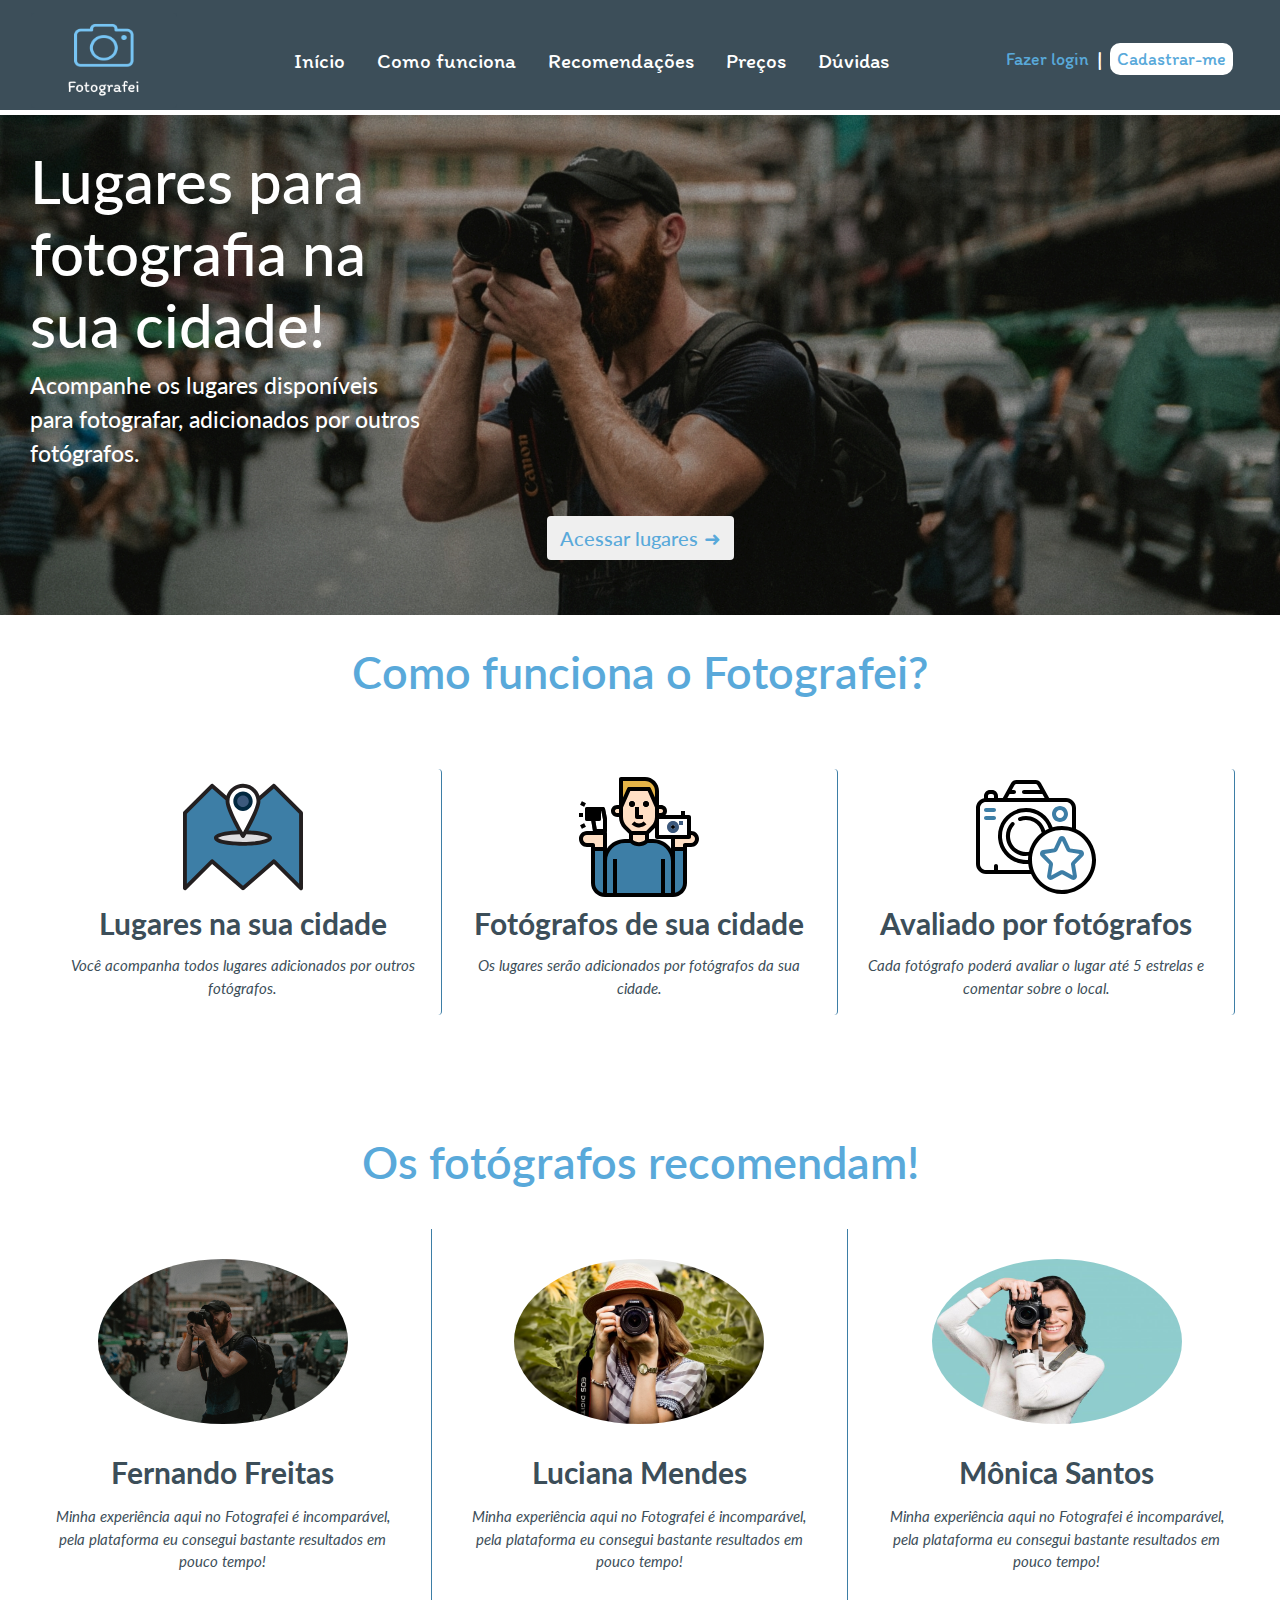
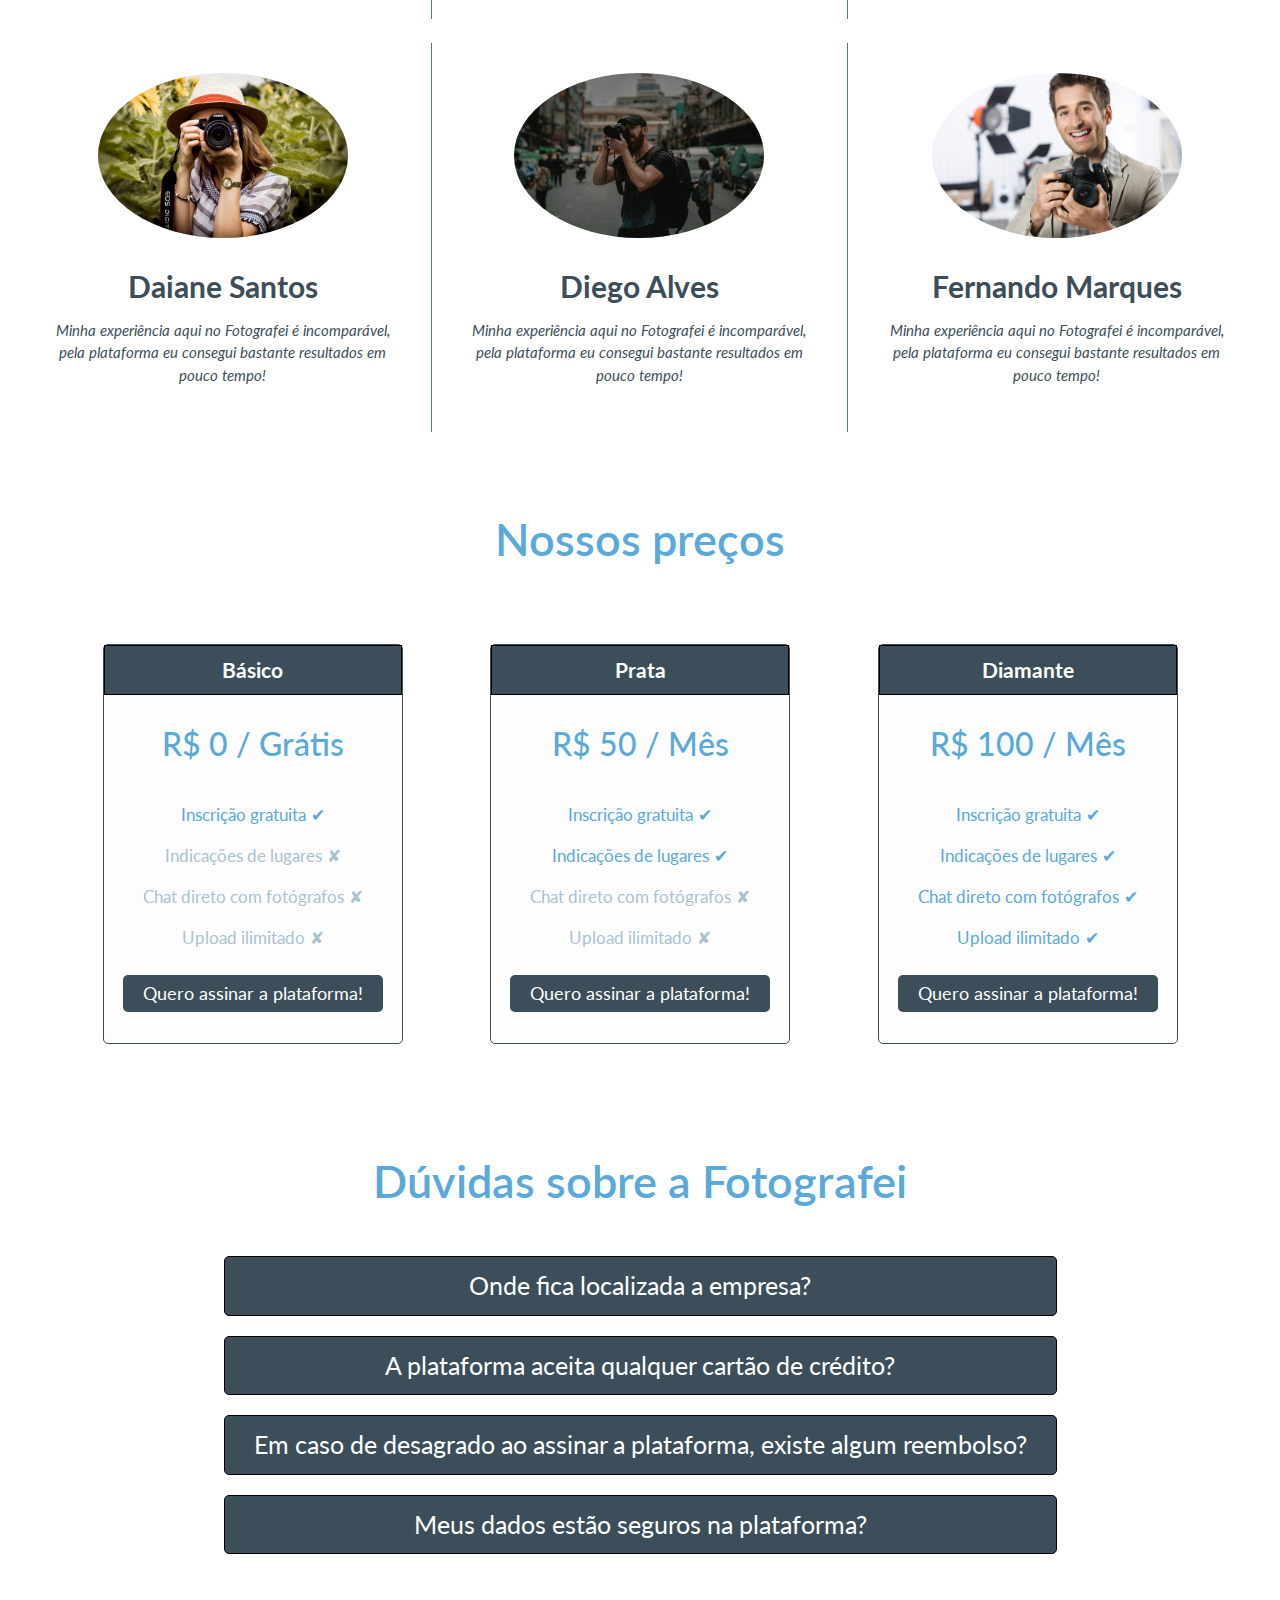
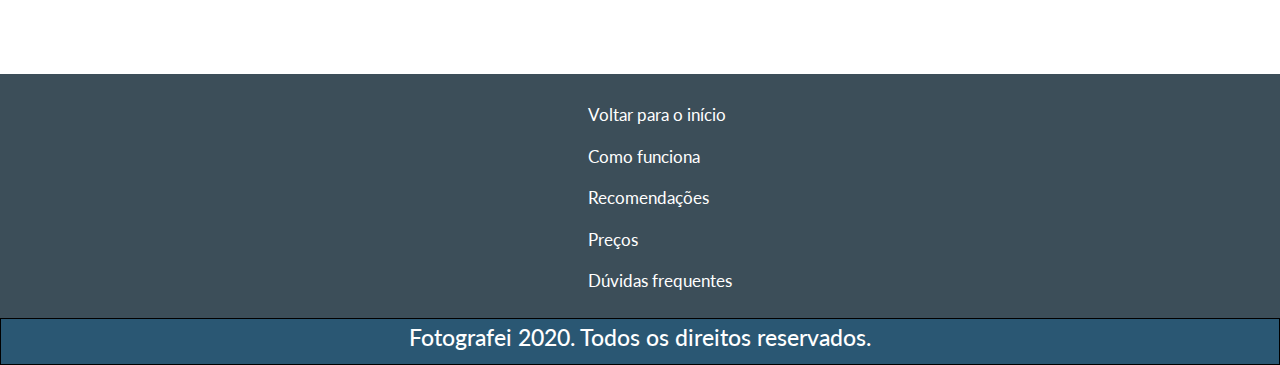
<file: index.html>
<!DOCTYPE html>
<html lang="pt-br">
<head>
    <meta charset="UTF-8">
    <style>
        @import url('https://fonts.googleapis.com/css2?family=Itim&display=swap');
        @import url('https://fonts.googleapis.com/css2?family=Lato:wght@900&display=swap');
        </style>        
    <meta name="viewport" content="width=device-width, initial-scale=1.0">
    <link rel="stylesheet" type="text/css" href="Assets/CSS/bootstrap.min.css">
    <link rel="stylesheet" type="text/css" href="Assets/CSS/style.css">
    <title>Fotografei</title>
</head>
<!----Body ---->
<body>
<!---- Header ---->
    <header id="inicio" class="header d-flex justify-content-between">
        <div class="container-fluid">
            <nav class="navbar nav-scroll navbar-expand-lg navbar-light">
                <div class="logo">
                <a class="navbar-brand">
                    <img src="Assets/Images/header/Logo.png" class="img-logo">
                </a>
                </div>
                <button class="navbar-toggler" type="button" data-toggle="collapse" data-target="#contentHeader" aria-controls="conteudoNavbarSuportado" aria-expanded="false" aria-label="Alterna navegação">
                    <span class="navbar-toggler-icon"></span>
                  </button>
                  <div class="collapse navbar-collapse" id="contentHeader">
                    <ul class="navbar-nav mx-auto ml-3">
                        <li class="nav-item mx-3">
                            <a id="inicio" class="nav-item" href="#">Início</a>
                        </li>
                        <li class="nav-item mx-3">
                            <a class="nav-item" href="#know-how">Como funciona</a>
                        </li>
                        <li class="nav-item mx-3">
                            <a class="nav-item" href="#recomendacoes">Recomendações</a>
                        </li>
                        <li class="nav-item mx-3">
                            <a class="nav-item" href="#precos">Preços</a>
                        </li>
                        <li class="nav-item mx-3">
                            <a class="nav-item" href="#duvidas">Dúvidas</a>
                        </li>
                    </ul>
                      <div class="login-area mx-3">
                      <ul class="navbar-nav navbar-login">
                        <li class="nav-item nav-login">
                          <a class="nav-login" href="login.html">Fazer login</a>
                        </li>
                          <span class="espacador mx-2">|</span>
                          <li class="nav-item nav-cadastro">
                            <a data-toggle="modal" data-target="#ModalCadastrar" class="nav-cadastro" href="#login">Cadastrar-me</a>
                          </li>
                      </ul>
                  </div>
                  </div>
            </nav>
        </div>
    </header>
<!---- Modal Cadastre-se ---->
    <div class="modal fade" id="ModalCadastrar" tabindex="-1" role="dialog" aria-labelledby="exampleModalLabel" aria-hidden="true">
  <div class="modal-dialog" role="document">
    <div class="modal-content modal-content-person">
      <div class="modal-header">
        <h5 class="modal-title" id="exampleModalLabel">Cadastrar-se</h5>

      </div>
      <div class="modal-body">

        <div class="modal-body">
        <span class="span-modal">Nome:</span>
        <input type="text" class="input-name">
      </div>

      <div class="modal-body">
        <span class="span-modal">E-mail:</span>
        <input type="text" class="input-name">
      </div>

      <div class="modal-body">
        <span class="span-modal">Senha:</span>
        <input type="password" class="input-name">
      </div>

      <div class="modal-body">
        <span class="span-modal">Confirmar senha:</span>
        <input type="password" class="input-name">
      </div>

      </div>
      <div class="modal-footer">
        <button type="button" class="btn btn-secondary btn-voltar" data-dismiss="modal">Fechar</button>
        <button type="button" class="btn btn-primary btn-person">Fazer cadastro</button>
      </div>
    </div>
  </div>
</div>
<!---- Section ---->

    <section class="section">
       <div class="img-background img-fluid">
          <div class="texto-banner">
              <h1 class="h1-banner">Lugares para fotografia na sua cidade!</h1>
              <p class="p-banner">Acompanhe os lugares disponíveis para fotografar, adicionados por outros fotógrafos. </p>
          </div>
          <div class="botao-area text-center">
              <button type="button" class="btn botao-banner">Acessar lugares</button>
          </div>
       </div>
    </section>

<!---- Article ---->

    <article class="article" id="know-how">
        <div class="text-top-article">
            <h1 class="h1-top-article">Como funciona o Fotografei?</h1>
        </div>
        <div class="container-fluid">
<!---- Cards ---->

                <div class="cards-content-area col-12">

<!---- Primeiro card ---->

                    <div class="card col-xl-4 col-lg-4 col-md-12">
                        <div class="img-card py-2">
                            <img src="Assets/Images/article/mapa-icone.svg" class="img-card-icon">
                        </div>
                        <div class="title-card">
                            <h1 class="h1-title-card">Lugares na sua cidade</h1>
                        </div>
                        <div class="sub-title-card">
                            <p class="p-sub-title-card">Você acompanha todos lugares adicionados
                                por outros fotógrafos.
                            </p>
                        </div>
                    </div>

<!---- Segundo card ---->

                    <div class="card col-xl-4 col-lg-4 col-md-12">
                        <div class="img-card py-2">
                            <img src="Assets/Images/article/celular-icone.svg" class="img-card-icon">
                        </div>
                        <div class="title-card">
                            <h1 class="h1-title-card">Fotógrafos de sua cidade</h1>
                        </div>
                        <div class="sub-title-card">
                            <p class="p-sub-title-card">Os lugares serão adicionados por fotógrafos da sua cidade.
                            </p>
                        </div>
                    </div>

<!---- Terceiro card ---->

                    <div class="card col-xl-4 col-lg-4 col-md-12">
                        <div class="img-card py-2">
                            <img src="Assets/Images/article/fotografia-icone.svg" class="img-card-icon">
                        </div>
                        <div class="title-card">
                            <h1 class="h1-title-card">Avaliado por fotógrafos</h1>
                        </div>
                        <div class="sub-title-card">
                            <p class="p-sub-title-card">Cada fotógrafo poderá avaliar o lugar até 5 estrelas e comentar
                                sobre o local.
                            </p>
                        </div>
                    </div>     
                </div>
                </div>
    </article>

<!---- Main ---->

<main class="main" id="recomendacoes">
   <div class="container-fluid">
    <div class="text-top-depoimentos">
        <h1 class="h1-top-depoimentos">Os fotógrafos recomendam!</h1>
    </div>
<!---- Cards depoimentos ---->

               <div class="container-depoimentos container-fluid col-12">
                <div class="row">

                   <div class="card-depoimentos col-xl-4 col-lg-4 col-md-12">
                    <div class="img-card-depoimentos">
                        <img class="img-depoimentos" src="Assets/Images/main/fotografo1.jpg" alt="fotografo">
                    </div>
                    <div class="name-card-depoimentos">
                      <h1 class="h1-nome-depoimentos">Fernando Freitas</h1>
                      <p class="p-nome-depoimentos">Minha experiência aqui no Fotografei é incomparável, pela plataforma eu consegui bastante resultados em pouco tempo!</p>
                    </div>
                   </div>
                    <div class="card-depoimentos col-xl-4 col-lg-4 col-md-12">

                    <div class="img-card-depoimentos">
                        <img class="img-depoimentos" src="Assets/Images/main/fotografo2.jpg" alt="fotografo">
                    </div>
                    <div class="name-card-depoimentos">
                      <h1 class="h1-nome-depoimentos">Luciana Mendes</h1>
                      <p class="p-nome-depoimentos">Minha experiência aqui no Fotografei é incomparável, pela plataforma eu consegui bastante resultados em pouco tempo!</p>
                    </div>
                   </div>
                   <div class="card-depoimentos border-right-none col-xl-4 col-lg-4 col-md-12">

                     <div class="img-card-depoimentos">
                        <img class="img-depoimentos" src="Assets/Images/main/fotografo3.jpg" alt="fotografo">
                    </div>
                    <div class="name-card-depoimentos">
                      <h1 class="h1-nome-depoimentos">Mônica Santos</h1>
                      <p class="p-nome-depoimentos">Minha experiência aqui no Fotografei é incomparável, pela plataforma eu consegui bastante resultados em pouco tempo!</p>
                    </div>

                   </div>
<!---- 2º coluna dos cards ---->

                    <div class="card-depoimentos mt-4 col-xl-4 col-lg-4 col-md-12">
                     <div class="img-card-depoimentos">
                        <img class="img-depoimentos" src="Assets/Images/main/fotografo2.jpg" alt="fotografo">
                    </div>
                    <div class="name-card-depoimentos">
                      <h1 class="h1-nome-depoimentos">Daiane Santos</h1>
                      <p class="p-nome-depoimentos">Minha experiência aqui no Fotografei é incomparável, pela plataforma eu consegui bastante resultados em pouco tempo!</p>
                    </div>
                   </div>

                   <div class="card-depoimentos mt-4 col-xl-4 col-lg-4 col-md-12">
                    <div class="img-card-depoimentos">
                       <img class="img-depoimentos" src="Assets/Images/main/fotografo1.jpg" alt="fotografo">
                   </div>
                   <div class="name-card-depoimentos">
                     <h1 class="h1-nome-depoimentos">Diego Alves</h1>
                     <p class="p-nome-depoimentos">Minha experiência aqui no Fotografei é incomparável, pela plataforma eu consegui bastante resultados em pouco tempo!</p>
                   </div>
                  </div>

                  <div class="card-depoimentos border-right-none mt-4 col-xl-4 col-lg-4 col-md-12">
                    <div class="img-card-depoimentos">
                       <img class="img-depoimentos" src="Assets/Images/main/fotografo4.jpg" alt="fotografo">
                   </div>
                   <div class="name-card-depoimentos">
                     <h1 class="h1-nome-depoimentos">Fernando Marques</h1>
                     <p class="p-nome-depoimentos">Minha experiência aqui no Fotografei é incomparável, pela plataforma eu consegui bastante resultados em pouco tempo!</p>
                   </div>
                  </div>
               </div>
               </div>
   </div>
</main>
<!---- 2º Section ---->
<section class="section-preco" id="precos">
  <div class="container-fluid">

<!---- Text top ---->
    <div class="text-top-precos text-center">
      <h1 class="h1-top-precos">Nossos preços</h1>
    </div>
<!---- Content preços ---->
<div class="preco-content">
<!---- Preços ---->
    <div class="card-preco-content">
    <div class="card-preco">
      <div class="card-plano-titulo">
        <span class="plano-texto">Básico</span>
      </div>
      <div class="card-plano-preco text-center">
        <h1 class="h1-card-preco">R$ 0 / Grátis</h1>
      </div>
<!---- Características ---->
            <div class="card-plano-caracter-content">
      <div class="card-plano-caracter text-center">
        <p class="plano-caracter-text ativo">Inscrição gratuita</p>
        <p class="plano-caracter-text desativado">Indicações de lugares</p>
        <p class="plano-caracter-text desativado">Chat direto com fotógrafos</p>
        <p class="plano-caracter-text desativado">Upload ilimitado</p>
      </div>
    </div>
    <div class="plano-caracter-botao text-center">
      <button data-toggle="modal" data-target="#ModalCadastrar" type="button" class="botao-plano">Quero assinar a plataforma!</button>
    </div>
    </div>

<!---- 2º Card ---->
        <div class="card-preco card-margin-left">
      <div class="card-plano-titulo">
        <span class="plano-texto">Prata</span>
      </div>
      <div class="card-plano-preco text-center">
        <h1 class="h1-card-preco">R$ 50 / Mês</h1>
      </div>
<!---- Características ---->
            <div class="card-plano-caracter-content">
      <div class="card-plano-caracter text-center">
        <p class="plano-caracter-text ativo">Inscrição gratuita</p>
        <p class="plano-caracter-text ativo">Indicações de lugares</p>
        <p class="plano-caracter-text desativado">Chat direto com fotógrafos</p>
        <p class="plano-caracter-text desativado">Upload ilimitado</p>
      </div>
    </div>
    <div class="plano-caracter-botao text-center">
      <button data-toggle="modal" data-target="#ModalCadastrar" type="button" class="botao-plano">Quero assinar a plataforma!</button>
    </div>
    </div>

    <!---- 3º Card ---->
        <div class="card-preco card-margin-left">
      <div class="card-plano-titulo">
        <span class="plano-texto">Diamante</span>
      </div>
      <div class="card-plano-preco text-center">
        <h1 class="h1-card-preco">R$ 100 / Mês</h1>
      </div>
<!---- Características ---->
            <div class="card-plano-caracter-content">
      <div class="card-plano-caracter text-center">
        <p class="plano-caracter-text ativo">Inscrição gratuita</p>
        <p class="plano-caracter-text ativo">Indicações de lugares</p>
        <p class="plano-caracter-text ativo">Chat direto com fotógrafos</p>
        <p class="plano-caracter-text ativo">Upload ilimitado</p>
      </div>
    </div>
    <div class="plano-caracter-botao text-center">
      <button data-toggle="modal" data-target="#ModalCadastrar" type="button" class="botao-plano">Quero assinar a plataforma!</button>
    </div>
    </div>
    </div>
</div>
  </div>
</section>
<!---- 3º Section ---->
<section class="section-duvida scroll" id="duvidas">
  <div class="container-fluid">
    <div class="text-top-duvida text-center">
      <h1 class="h1-top-duvida">Dúvidas sobre a Fotografei</h1>
    </div>
    <div class="duvida-area">
<!---- 1º Dúvida ---->
      <div class="duvida-content">
        <div class="duvida-pergunta" data-toggle="collapse" href="#collapse-um" role="button" aria-expanded="false" aria-controls="collapseExample">
          <span class="span-pergunta">Onde fica localizada a empresa?</span>
        </div>
        <div class="duvida-resposta collapse"  id="collapse-um">
          <span class="span-resposta">A empresa fica localizada no <span class="span-personalizado">Norte</span> de <span class="span-personalizado">Cachoeira do Sul</span>, ao lado do Shopping OGX Games.</span>
        </div>
      </div>

      <!---- 2º Dúvida ---->
      <div class="duvida-content">
        <div class="duvida-pergunta" data-toggle="collapse" href="#collapse-dois" role="button" aria-expanded="false" aria-controls="collapseExample">
          <span class="span-pergunta">A plataforma aceita qualquer cartão de crédito?</span>
        </div>
        <div class="duvida-resposta collapse"  id="collapse-dois">
          <span class="span-resposta">É aceito <span class="span-personalizado">qualquer</span> cartão de crédito. Em Janeiro de 2021, será aceito como novidade o cartão <span class="span-personalizado">Caixa Tem</span> e o <span class="span-personalizado">NuBank</span>.</span>
        </div>
      </div>

        <!---- 3º Dúvida ---->
      <div class="duvida-content">
        <div class="duvida-pergunta" data-toggle="collapse" href="#collapse-tres" role="button" aria-expanded="false" aria-controls="collapseExample">
          <span class="span-pergunta">Em caso de desagrado ao assinar a plataforma, existe algum reembolso?</span>
        </div>
        <div class="duvida-resposta collapse"  id="collapse-tres">
          <span class="span-resposta">O reembolso ficará disponível até os <span class="span-personalizado">primeiros 30 dias</span> após assinar nossa plataforma.</span>
        </div>
      </div>

       <!---- 3º Dúvida ---->
      <div class="duvida-content">
        <div class="duvida-pergunta" data-toggle="collapse" href="#collapse-quatro" role="button" aria-expanded="false" aria-controls="collapseExample">
          <span class="span-pergunta">Meus dados estão seguros na plataforma?</span>
        </div>
        <div class="duvida-resposta collapse"  id="collapse-quatro">
          <span class="span-resposta">Sim, todos os dados estão criptografados e na plataforma tem o <span class="span-personalizado">certificado SSL</span>.</span>
        </div>
      </div>
    </div>
  </div>
</section>
<!---- Footer ---->
  <footer class="footer">
    <div class="menu-footer">
      <ul class="ul-footer mr-auto">
        <li class="li-footer"><a href="#inicio">Voltar para o início</a></li>
        <li class="li-footer"><a href="#know-how">Como funciona</a></li>
        <li class="li-footer"><a href="#recomendacoes">Recomendações</a></li>
        <li class="li-footer"><a href="#precos">Preços</a></li>
        <li class="li-footer"><a href="#duvidas">Dúvidas frequentes</a></li>
      </ul>
    </div>
    <div class="text-footer">
      <h1 class="h1-footer">Fotografei 2020. Todos os direitos reservados.</h1>
    </div>
  </footer>
<!---- Scripts ---->
    <script type="text/javascript" src="Assets/JS/jquery-3.1.1.min.js"></script>
    <script type="text/javascript" src="Assets/JS/scroll-suave.js"></script>
    <script type="text/javascript" src="Assets/JS/bootstrap.min.js"></script>
    <script type="text/javascript" src="Assets/JS/popper.min.js"></script>
</body>
</html>
</file>
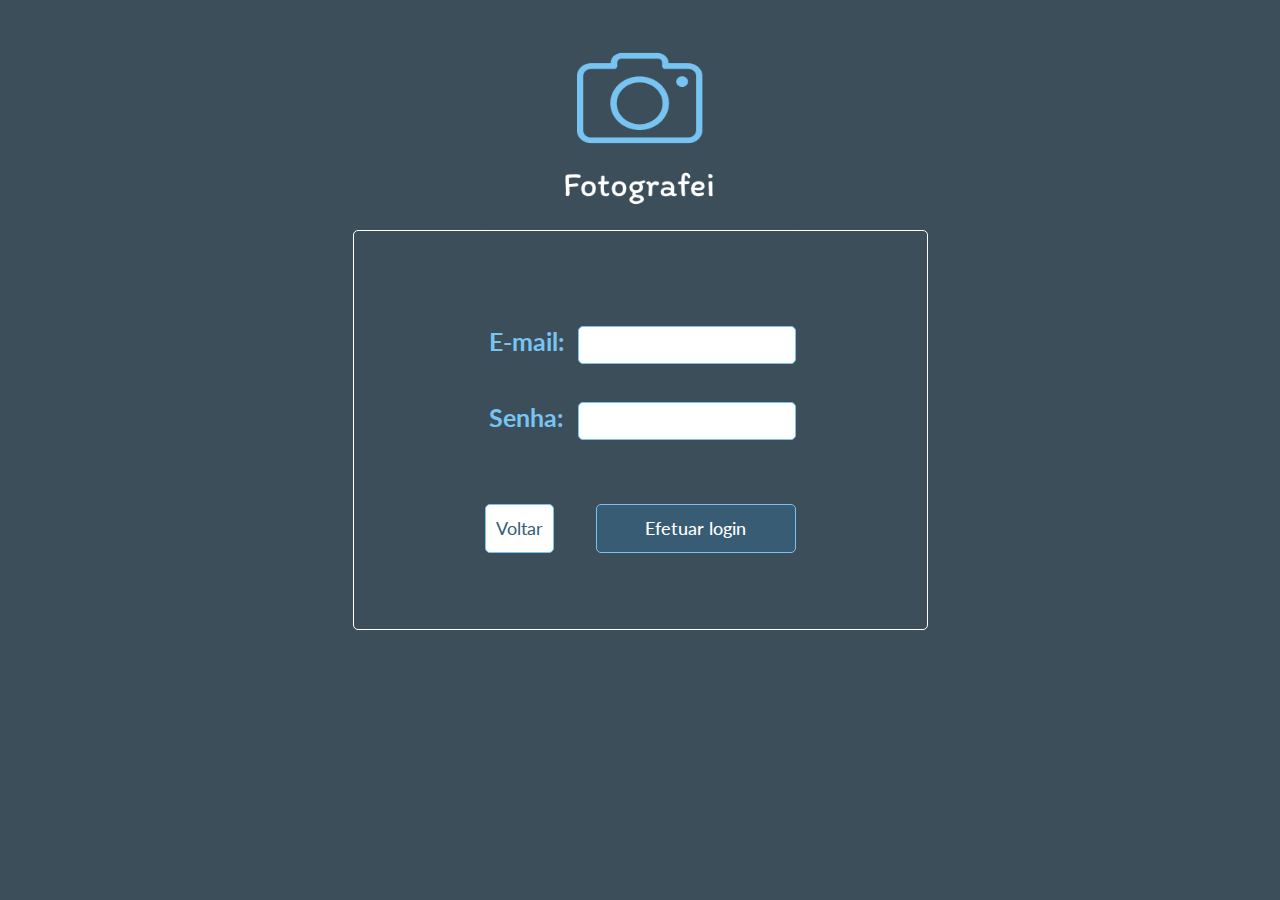
<file: login.html>
<!DOCTYPE html>
<html lang="pt-br">
<head>
    <meta charset="UTF-8">
    <style>
        @import url('https://fonts.googleapis.com/css2?family=Lato:wght@900&display=swap');
        </style>        
    <meta name="viewport" content="width=device-width, initial-scale=1.0">
    <link rel="stylesheet" type="text/css" href="Assets/CSS/bootstrap.min.css">
    <link rel="stylesheet" type="text/css" href="Assets/CSS/login.css">
    <title>Login Fotografei</title>
</head>
<body>
	<div class="container-fluid container-align">
		<div class="logo">
			<img src="Assets/Images/header/Logo.png" class="logo-img img-fluid">
		</div>
		<div class="login-area">
			<div class="email-content">
				<h1 class="h1-email">E-mail:</h1>
				<input type="text" class="input-email">
			</div>
			<div class="senha-content">
				<h1 class="h1-senha">Senha:</h1>
				<input type="text" class="input-senha">
			</div>
			<div class="botao-area">
				<div class="botao-voltar">
					<button class="btn-voltar" type="button" href="index.html">
						<a href="index.html">Voltar</a>
					</button>
				</div>
				<div class="botao-login">
					<button class="btn-login" type="button">
						Efetuar login
					</button>
				</div>
			</div>
		</div>
	</div>
</body>
</html>
</file>
<file: Assets/CSS/style.css>
html {
   scroll-behavior: smooth;
}
body {
    margin: 0;
    padding: 0;
    box-sizing: border-box;
}

/*** Header ***/

header {
    background-color: #DDD;
    font-family: 'Itim', cursive;
    height: 110px;
    background-color: #3C4E59;
}
.img-logo {
    height: 95px!important;
}
.c1 {
    color:#022840;
}
.c2 {
    color:#3C4E59;
}
.c3 {
    color:#0E7373;
}
.c4 {
    color:#F26444;
}
.c5 {
    color:#F2F2F2;
}
.nav-item a {
    font-size: 21px;
    color: #FFF;
    font-weight: 500;
    transition: all  1s;
}
.nav-item a:hover {
    text-decoration: none;
    color: #3D7EA6;
}
.nav-login a,
.nav-cadastro a{
    color: #59a9da;
    font-size: 18px;
    font-weight:500;
}
.espacador {
    font-weight: 500;
    color: #FFF;
    font-size: 19px;
}
.nav-cadastro a {
    background-color: #fff;
    padding: 5px 7px 5px 7px;
    border-radius: 10px;
}
.nav-cadastro a:hover {
    background-color: #3D7EA6;
    color: #FFF;
}
.modal-content-person {
    background-color:#3C4E59;
    font-family: 'Lato', sans-serif; 
    height: auto;
}
.modal-header {
    font-family: 'Lato', sans-serif;
    color:#FFF;
    justify-content: center;
}
.modal-title {
    text-align: center;
    font-size: 30px;
}
.modal-body {
    padding: 25px;
    display: flex;
    align-items: flex-start;
    flex-direction: column;
    justify-content: center;
    align-items: center;
}
.span-modal {
    font-size: 20px;
    color:#FFF;
}
.input-name {
    border:1px solid #59a9da;
    border-radius: 5px;
    padding: 5px 10px 5px 10px;
    font-size: 17px;
    color: #59a9da;
    margin-top: 10px;
    width: 220px;
}
.btn-person {
    font-size:18px;
    background-color: #375C73;
    border:1px solid #77C4F3;
    text-align: center;
}
.btn-voltar {
    background-color: #FFF;
    color: #375C73;
    border:1px solid #77C4F3;
    text-align: center;
}
.btn-person:hover {
    background-color: #375C73;
    border:1px solid #77C4F3;
}
.btn-voltar:hover {
    background-color: #FFF;
    color: #375C73;
    border:1px solid #77C4F3;
}

/*** Section ***/

.section {
    height: 500px;
    margin-top: 5px;
    font-family: 'Lato', sans-serif;
}
.img-background {
    background-image: url('../Images/section/banner.jpg');
    background-size: cover;
    background-position: center;
    background-repeat: no-repeat;
    height: 500px;
    width: 100%;
}
.texto-banner {
   width: 450px;
   font-weight: 500;
   color: #FFF;
   padding: 30px;
}
.h1-banner {
    font-size: 60px;
}
.p-banner {
    font-size: 22.5px;
    font-weight: 500;
}
.botao-banner {
    color: #59a9da;
    font-weight: 500;
    font-size: 20px;
    transition: all 1s;
}
.botao-banner:hover {
    background-color: #3D7EA6;
    color: #FFF;
}
.botao-banner::after {
    content: '➜';
    margin-left: 6px;
}

/*** Article ***/

.article {
    height: auto;
    margin-top:30px;
    font-family: 'Lato', sans-serif;
}
.text-top-article {
    text-align: center;
    margin-top: 10px;
}
.h1-top-article,
.h1-top-depoimentos {
    font-size: 45px;
    color: #59a9da;
    font-weight: 600;
}
.cards-content-area {
    margin-top: 40px;
    display: flex;
    flex-wrap: wrap;
    padding: 30px;
}
.card {
    max-width: 1000px;
    max-height: 400px;
    text-align: center!important;
    border: none;
    border-right: 1px solid #3D7EA6;
}
.img-card-icon {
    width: 120px;
}
.h1-title-card,
.h1-nome-depoimentos {
    font-size: 30px;
    font-weight: bold;
    color: #3C4E59;
}
.p-sub-title-card,
.p-nome-depoimentos {
    font-style: italic;
    text-align: unset;
    margin-top: 5px;
    font-size: 15px;
    color: #3C4E59;
}

/*** Main ***/

.main {
    height: auto;
    margin-top: 80px;
    font-family: 'Lato', sans-serif;
}
.text-top-depoimentos {
    padding-top: 10px;
    text-align: center;
}
.container-depoimentos {
    margin-top: 40px;
}
.card-depoimentos {
    max-width: 1000px;
    max-height: 400px;
    text-align: center!important;
    border-right: 1px solid #3D7EA6;
    padding: 30px;
}
.border-right-none {
    border-right:none;
}
.img-card-depoimentos {
    text-align: center;
}
.img-depoimentos {
    width: 250px;
    max-width: 1000px;
    max-height: 165px;
    border-radius: 100%;
}
.name-card-depoimentos {
    margin-top: 30px;
}
.p-nome-depoimentos {
    margin-top: 15px;
}
/*** 2º Section ***/
.section-preco {
    height: auto;
    margin-top: 80px;
    font-family: 'Lato', sans-serif;
}
.h1-top-precos {
    font-size: 45px;
    color: #59a9da;
    font-weight: 600;
}
/*** Card ***/
.preco-content {
    padding: 30px;
}
.card-preco-content {
    display: flex;
    justify-content: space-evenly;
    align-items: center;
    margin-top: 40px;
}
.card-plano-caracter-content {
    margin-top: 40px;
}
.card-preco {
    height: 400px;
    background-color: #fdfdfd;
    width: 300px;
    border: 1px solid #3C4E59;
    border-radius: 5px;
}
.card-plano-titulo {
    height: 50px;
    background-color: #3C4E59;
    width: 100%!important;
    border:1px solid #000;
    display: flex;
    justify-content: center;
    align-items: center;
}
.plano-texto {
    color: #FFF;
    font-size: 21px;
    font-weight: bold;
}
.card-plano-preco {
    margin-top: 30px;
}
.h1-card-preco {
    font-size: 32px;
    color: #59a9da;
}
.card-margin-left {
    margin-left: 30px;
}
.plano-caracter-text {
    font-size: 16.5px;
}
.ativo {
    /*color: #35a5e9;*/
    color:#59a9da;
}
.desativado {
    color: #a9c2d0;
}
.ativo::after {
    content: '✔';
    margin-left: 5px;
}
.desativado::after {
    content:'✘';
    margin-left: 5px;
}
.plano-caracter-botao {
    margin-top: 25px;
}
.botao-plano {
    background-color: #3C4E59;
    border:none;
    border-radius: 5px;
    color: #FFF;
    font-size: 18px;
    padding: 5px 20px 5px 20px;
    cursor: pointer;
    transition: all 1s;
}
.botao-plano:hover {
    background-color: #5f7786;
}
/*** 3º Section ***/
.section-duvida {
    height: auto;
    margin-top: 80px;
    background-color: #FFF;
    font-family: 'Lato', sans-serif;
}
.h1-top-duvida {
    font-size: 45px;
    color: #59a9da;
    font-weight: 600;
}
.duvida-area {
    padding: 30px;
    display: flex;
    align-items: center;
    flex-direction: column;
    justify-content: center;
}
/*** Dúvidas ***/
.duvida-content {
    height: auto;
    margin:10px 0px 10px 0px;
    width: 70%;
}
.duvida-pergunta {
    height: auto;
    background-color: #3C4E59;
    border-radius: 5px;
    padding:10px;
    text-align: center;
    cursor: pointer;
    transition: all 1s;
    border:1px solid #000;
}
.duvida-pergunta:hover {
    background-color: #5f7786;
}
.span-pergunta {
    font-size: 25px;
    color: #FFF;
}
.duvida-resposta {
    padding: 15px;
    background-color: #5f7786;
    height: auto;
    transition:all ease 0.5s;
}
.span-resposta {
    color: #FFF;
    font-size: 20px;
    text-align: center;
}
.span-personalizado {
    color:#59a9da;
}
/*** Footer ***/
.footer {
    height:auto;
    background-color: #3C4E59;
    margin-top: 80px;
    font-family: 'Lato', sans-serif;
    display: flex;
    flex-direction: column;
    align-items: center;
    justify-content: center;
    
}
.ul-footer {
    display: flex;
    flex-direction: column;
    list-style: none;
    transition: all 1s;
    margin-top: 20px;
}
.li-footer {
    padding:8px;
    font-size: 17px;
}
.li-footer a {
    color: #FFF!important;
}
.li-footer:hover {
    color: #3D7EA6;
}
.li-footer a:hover {
    text-decoration: none!important;
}
.text-footer {
    display: flex;
    align-items: center;
    justify-content: center;
    width: 100%;
    background-color: #2A5773;
    border: 1px solid #000;
    padding: 5px 5px;
}
.h1-footer {
    font-size: 23px;
    color: #FFF;
}
/*** Responsivo ***/

@media screen and (max-width:1024px) {

    .nav-item a {
        font-size: 16.5px;
    }
}

@media screen and (max-width:992px) {
    .navbar-light .navbar-toggler {
        color: rgb(188 55 55 / 50%);
        border-color: #2f8fe1;
    }
    .navbar-toggler {
        background-color: #2f8fe1;
    }
    header {
        height: auto;
    }
    .espacador {
        display: none;
    }
    .nav-item {
        margin:7px 0px 5px 0px;
    }
    .nav-item a { 
        font-size: 18px;
    }
    .nav-login a,
    .nav-cadastro a {
        color: ;
        margin-top: 20px;
    }
    .navbar-nav {
        border-top: 1px solid #022840;
        width: 100%!important;
    }
    .navbar-login {
        border-top:none!important;
    }
    .card {
        border: none;
    }
    .card-depoimentos {
        border:none;
    }
}
@media screen and (max-width:780px) {

    .card-preco-content {
        display: flex;
        flex-direction: column;
        justify-content: center;
        align-items: center;
    }
    .card-margin-left {
        margin-left: unset;
    }
    .card-preco {
        width: 100%!important;
        margin-top: 30px;
        margin-bottom: 30px;
    }
    .duvida-content {
        width: 100%;
        max-width: unset!important;
        height: auto;
        margin:10px 0px 10px 0px;
    }
    .duvida-pergunta {
        height: auto;
    }
    .span-pergunta {
        font-size: 27px;
    }
    .span-resposta {
        font-size: 21px;
    }
    .h1-footer {
       text-align: center;
       font-size: 20px;
    }
    .li-footer {
        font-size: 15px;
    }

}
@media screen and (max-width:425px) {

    .section {
        height: auto;
    }
    .h1-banner {
        font-size: 27px;
    }
    .h1-top-article,
    .h1-top-depoimentos {
        font-size: 45px;
    }
    .p-banner {
        margin-top: 10px;
        font-size: 16px;
    }
    .texto-banner {
        width: 320px;
    }
    .img-background {
        height: 360px;
    }
    .botao-area {
        text-align: unset;
        padding: 30px;
    }
    .botao-banner {
        font-size: 17px;
    }
    .article {
        margin-top: 0px;
    }
    .section {
        height: 430px;
    }
    .card {
        margin:25px 0px 25px 0px;
    }
    .img-card {
        margin-bottom: 10px;
    }
    .text-top-article {
        margin-top: 0px;
    }
    .cards-content-area {
        margin-top: 5px;
    }
    .h1-footer {
        font-size: 20px;
    }
    .span-pergunta {
        font-size: 23px;
    }
    .span-resposta {
        font-size: 20px;
    }
}
@media screen and (max-width:362px) {
    
    .img-logo {
        height: 65px!important;
    }
    .botao-plano {
        margin: 0px 10px 0px 10px;
        font-size: 15.5px;
    }
    .h1-top-article, .h1-top-depoimentos, .h1-top-duvida {
        font-size: 37px;
    }
    .img-depoimentos {
        width: 200px;
    }
    .duvida-pergunta {
        text-align: unset;
    }
    .span-pergunta {
        font-size: 20.5px;
    }
    .span-resposta {
        font-size: 15.5px;
    }
}
</file>
<file: Assets/CSS/login.css>
* {
	box-sizing: border-box;
}
body {
	background-color: #3C4E59;
	font-family:'Lato', sans-serif, Arial, Helvetica;
}

/**** Início do body ****/
.container-align {
	display: flex;
	flex-direction: column;
	justify-content: center;
	align-items: center;
}
.logo {
	margin-top:30px;
}
.logo-img {
	height: 200px;
}
.login-area {
	display: flex;
	justify-content: center;
	align-items: center;
	flex-direction: column;
	text-align: center;
	height: 400px;
	max-width: 575px;
	width: 100%;
	border:1px solid #FFF;
	border-radius: 5px;
}
/**** Inputs ****/

.email-content,
.senha-content {
	display: flex;
	width:311px; 
	max-width: 575px;
	margin:19px 0px 19px 0px;
}
.h1-email,
.h1-senha {
	font-size: 25px;
	width: 100px;
	font-weight: bolder!important;
	color: #77C4F3;
}
.input-email,
.input-senha {
	width: 220px;
	border: 1px solid #77C4F3;
	border-radius: 5px;
	margin-left: 10px;
	padding: 0px 5px 0px 10px;
	color: #375C73;
}
/**** Botões ****/

.botao-area {
	width:311px; 
	max-width: 575px;
	display: flex;
	justify-content: space-between;
	margin-top: 45px;
}
.btn-voltar {
	background-color: #FFF;
	color: #375C73;
	border-radius: 5px;
	border:1px solid #77C4F3;
	font-size: 18px;
	text-align: center;
	padding: 10px;
	cursor: pointer;
}
.btn-login {
	font-size: 18px;
	width: 200px;
	font-weight: 500;
	background-color: #375C73;
	color: #FFF;
	border-radius: 5px;
	border:1px solid #77C4F3 ;
	text-align: center;
	padding: 10px;
	cursor: pointer;
}
.btn-voltar a {
	color: #375C73;
}
.btn-voltar a:hover {
	color: #375C73;
	text-decoration: none;
}


/**** Responsivo ****/

@media screen and (max-width: 350px) {
	.h1-email, .h1-senha {
		font-size: 21px;
	}
	.input-email, .input-senha {
		margin-right: 10px;
	}
	.btn-voltar, .btn-login {
		font-size: 15px;
	}
	.btn-login {
		margin-right: 10px;
	}
	.btn-voltar {
		margin-left: 10px;
	}
	.logo-img {
    	height: 150px;
    	margin:15px 0px 25px 0px;
	}
}
</file>
